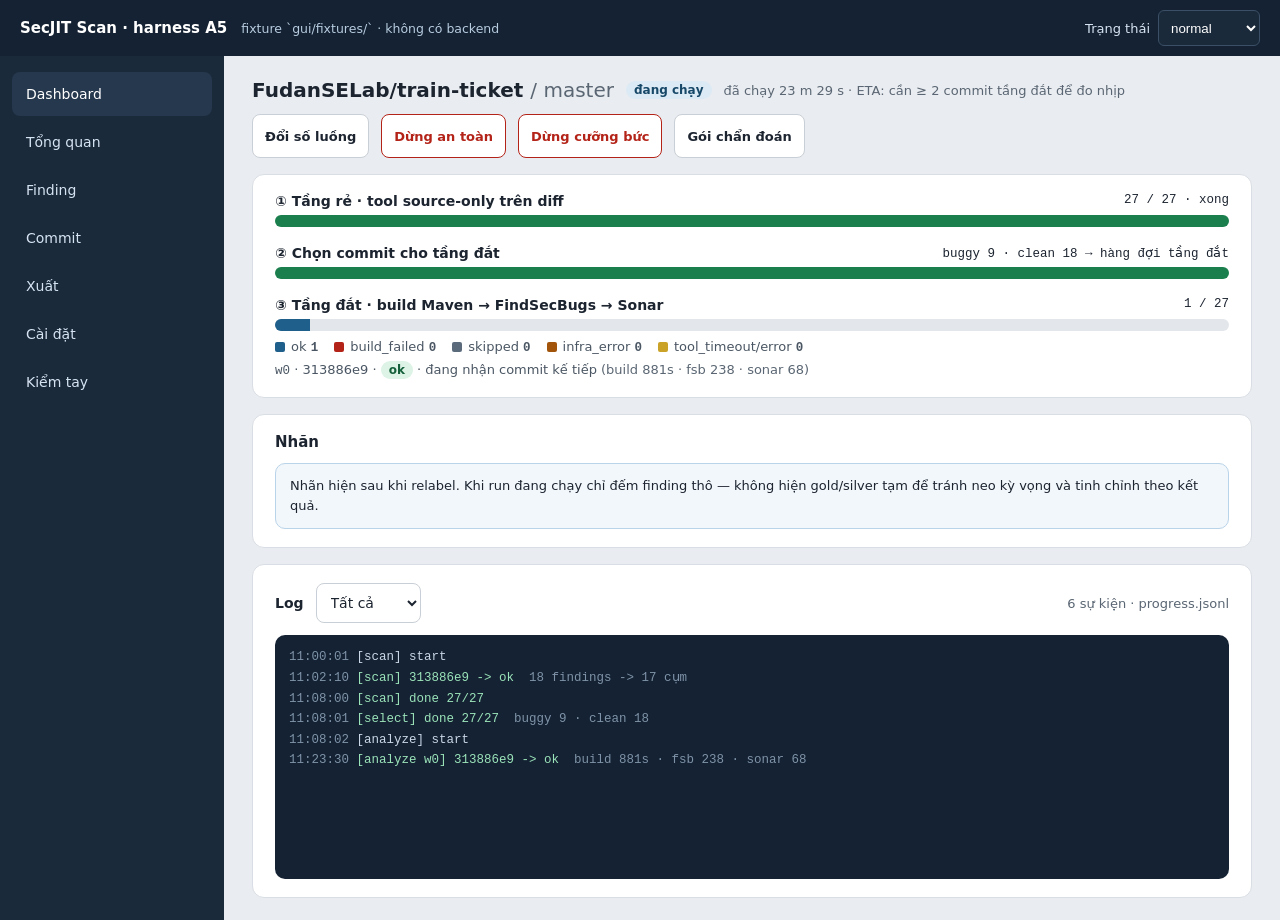
<file: gui/web/screens/_harness.html>
<!doctype html>
<html lang="vi">
<head>
<meta charset="utf-8">
<meta name="viewport" content="width=device-width, initial-scale=1">
<title>Harness A5 — màn 6–10</title>
<link rel="stylesheet" href="./screens.css">
<style>
  /* Khung tối thiểu của harness (A4 có khung thật trong app.css). Không font mạng. */
  html, body { margin: 0; background: #E9ECF0; font-family: 'IBM Plex Sans', system-ui, -apple-system, 'Segoe UI', sans-serif; color: #1C2430; font-size: 14px; }
  #top { height: 56px; display: flex; align-items: center; gap: 14px; padding: 0 20px; background: #142233; color: #fff; }
  #top strong { font-size: 15px; }
  #top .hint { color: #B8CCE0; font-size: 12.5px; }
  #top label { margin-left: auto; display: inline-flex; align-items: center; gap: 8px; font-size: 13px; color: #D6E4F2; }
  #top select { min-height: 36px; border-radius: 6px; border: 1px solid #3B4F66; background: #1B2A3B; color: #fff; padding: 0 8px; font: 13px inherit; }
  #frame { display: flex; min-height: calc(100vh - 56px); }
  #nav { width: 200px; background: #1B2A3B; padding: 16px 12px; display: flex; flex-direction: column; gap: 4px; flex-shrink: 0; }
  #nav a { display: flex; align-items: center; min-height: 44px; padding: 0 14px; border-radius: 8px; color: #D6E4F2; text-decoration: none; font-weight: 500; }
  #nav a.on { background: #26384D; color: #fff; }
  #nav a:focus-visible { outline: 3px solid #7FC4FF; }
  main { flex: 1; min-width: 0; padding: 22px 28px; }
</style>
</head>
<body>
  <header id="top">
    <strong>SecJIT Scan · harness A5</strong>
    <span class="hint">fixture `gui/fixtures/` · không có backend</span>
    <label>Trạng thái <select id="state-pick" aria-label="Trạng thái mô phỏng"></select></label>
  </header>
  <div id="frame">
    <nav id="nav" aria-label="Màn"></nav>
    <main><div id="screen" class="s-screen"></div></main>
  </div>
  <script type="module" src="./_harness.js"></script>
</body>
</html>
</file>
<file: gui/web/screens/screens.css>
/* screens.css — CSS riêng của màn 6–10 (A5). A4 import vào index.html. Mọi lớp có tiền tố `s-`.
   Token màu theo CONTRACTS §10 (tiền tố --s- để không đụng app.css). Không font mạng. */
:root {
  --s-bg: #E9ECF0; --s-header: #142233; --s-nav: #1B2A3B; --s-accent: #1F5F8B; --s-accent-dark: #174868;
  --s-ok: #1B7F4D; --s-ok-text: #14603A; --s-ok-bg: #DDF3E6;
  --s-fix: #A1540A; --s-fix-bg: #FBE9DB;
  --s-bad: #B42318; --s-bad-text: #7A1A12; --s-bad-bg: #FBE0DD;
  --s-warn: #7A5B00; --s-warn-bg: #FFF3C4;
  --s-gold-bg: #FBE7B2; --s-gold-fg: #6B4E00; --s-silver-bg: #E3E7EC; --s-silver-fg: #3B4654;
  --s-ink: #1C2430; --s-ink-2: #4A5663; --s-ink-3: #5A6673; --s-line: #D9DEE4; --s-line-2: #EEF1F4;
  --s-skipped: #5B6B7C; --s-card: #fff;
  --s-sans: 'IBM Plex Sans', system-ui, -apple-system, 'Segoe UI', sans-serif;
  --s-mono: 'IBM Plex Mono', Consolas, 'Courier New', monospace;
}

.s-screen { display: flex; flex-direction: column; gap: 16px; min-width: 0; font-family: var(--s-sans); color: var(--s-ink); font-size: 14px; }
.s-mono { font-family: var(--s-mono); font-size: 12.5px; }
.s-muted { color: var(--s-ink-3); }
.s-small { font-size: 13px; }
.s-row { display: flex; gap: 12px; align-items: center; flex-wrap: wrap; }
.s-row > .s-spacer { flex: 1; }
.s-grid-2 { display: grid; grid-template-columns: repeat(auto-fit, minmax(300px, 1fr)); gap: 16px; }
.s-head h1 { margin: 0; font-size: 20px; }
.s-head h1 .s-branch { color: var(--s-ink-3); font-weight: 400; }
.s-sub { color: var(--s-ink-3); font-size: 13px; }
.s-stack { display: flex; flex-direction: column; gap: 10px; }
.s-list { margin: 0; padding-left: 20px; display: flex; flex-direction: column; gap: 6px; }
.s-kv { display: flex; justify-content: space-between; gap: 12px; padding: 4px 0; border-bottom: 1px solid var(--s-line-2); flex-wrap: wrap; min-width: 0; }
.s-kv .s-tag, .s-kv .badge, .s-kv .sh-badge { white-space: normal; }   /* DASH-3: không tràn mép */
.s-kv-k { flex: 1 1 200px; min-width: 0; overflow-wrap: anywhere; }
.s-kv-k { color: var(--s-ink-2); }
.s-kv-v { text-align: right; }
.s-note { background: #F2F7FB; border: 1px solid #B9D3E8; border-radius: 10px; padding: 12px 14px; font-size: 13px; line-height: 1.55; color: var(--s-ink); }
.s-note.warn { background: var(--s-warn-bg); border-color: #E2C96A; }
.s-note.ok { background: var(--s-ok-bg); border-color: #9BD5B4; }

/* tag / pill */
.s-tag { display: inline-block; font-size: 12px; font-weight: 600; padding: 2px 8px; border-radius: 999px; background: var(--s-line-2); color: var(--s-ink-2); white-space: nowrap; }
.s-tag.st-ok { background: var(--s-ok-bg); color: var(--s-ok-text); }
.s-tag.st-bad { background: var(--s-bad-bg); color: var(--s-bad-text); }
.s-tag.st-warn { background: var(--s-warn-bg); color: var(--s-warn); }
.s-tag.st-infra { background: var(--s-fix-bg); color: #7A3F06; }
.s-tag.st-skipped { background: var(--s-line-2); color: var(--s-skipped); }
.s-tag.st-accent { background: #DCEAF5; color: var(--s-accent-dark); }
.s-tag.st-muted { background: var(--s-line-2); color: var(--s-ink-2); }
.s-tag.gold { background: var(--s-gold-bg); color: var(--s-gold-fg); }
.s-tag.silver { background: var(--s-silver-bg); color: var(--s-silver-fg); }

/* banner */
.s-banner { display: flex; gap: 14px; align-items: center; justify-content: space-between; flex-wrap: wrap; padding: 12px 16px; border-radius: 10px; border: 1px solid; font-size: 13.5px; line-height: 1.5; }
.s-banner-text { display: flex; flex-direction: column; gap: 2px; min-width: 0; }
.s-banner-actions { display: flex; gap: 8px; flex-wrap: wrap; }
.s-banner.ok { background: var(--s-ok-bg); border-color: #9BD5B4; color: var(--s-ok-text); }
.s-banner.warn { background: var(--s-warn-bg); border-color: #E2C96A; color: var(--s-warn); }
.s-banner.bad { background: var(--s-bad-bg); border-color: #E7A49C; color: var(--s-bad-text); }
.s-banner.info { background: #F2F7FB; border-color: #B9D3E8; color: var(--s-ink); }
.s-banner code { font-family: var(--s-mono); font-size: 12px; }

/* thanh tiến độ / phân đoạn */
.s-bar { height: 12px; border-radius: 999px; background: var(--s-silver-bg); overflow: hidden; display: flex; gap: 2px; }
.s-bar span { display: block; height: 100%; }
.s-segbar { border-radius: 999px; background: var(--s-silver-bg); overflow: hidden; display: flex; gap: 2px; }
.s-segbar span { display: block; height: 100%; }
.s-segbar-wrap { display: flex; flex-direction: column; gap: 8px; }
.s-legend { display: flex; gap: 16px; flex-wrap: wrap; font-size: 13px; color: var(--s-ink-2); }
.s-legend i { display: inline-block; width: 10px; height: 10px; border-radius: 2px; margin-right: 6px; vertical-align: -1px; }
.seg-accent { background: var(--s-accent); } .seg-accent2 { background: #3A7FB5; } .seg-accent3 { background: #6FA6D3; }
.seg-ok { background: var(--s-ok); } .seg-bad { background: var(--s-bad); } .seg-warn { background: #C9A227; }
.seg-infra { background: var(--s-fix); } .seg-skipped { background: var(--s-skipped); } .seg-muted { background: #B5BFC9; }
.seg-gold { background: #E0B33D; } .seg-silver { background: #8A98A8; } .seg-candidate { background: #B5BFC9; }

.s-phase { display: flex; flex-direction: column; gap: 6px; }
.s-phase-head { display: flex; justify-content: space-between; gap: 12px; flex-wrap: wrap; }
.s-workers { display: flex; gap: 20px; flex-wrap: wrap; color: var(--s-ink-2); font-size: 13px; }

/* phễu */
.s-funnel { display: flex; flex-direction: column; gap: 8px; }
.s-funnel-row { display: grid; grid-template-columns: 220px 1fr 90px; gap: 12px; align-items: center; font-size: 13.5px; }
.s-funnel-row .s-bar { height: 14px; }
.s-funnel-row.sub { padding-left: 18px; }
.s-funnel-row.sub .lbl { color: var(--s-ink-2); }
.s-funnel-row .val { text-align: right; }

/* log */
.s-log { background: var(--s-header); color: #C9D7E6; border-radius: 10px; padding: 12px 14px; font-family: var(--s-mono); font-size: 12.5px; line-height: 1.65; height: 220px; overflow: auto; white-space: pre-wrap; word-break: break-word; }
.s-log .err { color: #FFB4AB; }
.s-log .warn { color: #F5D77A; }
.s-log .ok { color: #9BE3B9; }
.s-log .dim { color: #7F93A8; }

/* tabs */
.s-tabs { display: flex; gap: 4px; border-bottom: 1px solid var(--s-line); flex-wrap: wrap; }
.s-tab { display: inline-flex; align-items: center; gap: 6px; min-height: 44px; padding: 0 16px; color: var(--s-ink-2); border: 0; border-bottom: 2px solid transparent; background: none; font: 600 14px var(--s-sans); cursor: pointer; }
.s-tab.on { color: var(--s-accent); border-color: var(--s-accent); }
.s-tab:focus-visible { outline: 3px solid var(--s-accent); outline-offset: -3px; }

/* form */
.s-field { display: flex; flex-direction: column; gap: 4px; min-width: 0; }
.s-field label { font-size: 13px; font-weight: 600; color: var(--s-ink-2); }
.s-field small { color: var(--s-ink-3); font-size: 12px; }
.s-select, .s-input, .s-textarea { min-height: 44px; border-radius: 8px; border: 1px solid #C9CFD6; padding: 0 10px; background: #fff; font: 14px var(--s-sans); color: var(--s-ink); }
.s-textarea { padding: 10px; min-height: 72px; resize: vertical; }
.s-select:focus-visible, .s-input:focus-visible, .s-textarea:focus-visible { outline: 3px solid var(--s-accent); outline-offset: 1px; }
.s-filters { display: flex; gap: 10px; flex-wrap: wrap; align-items: flex-end; }
.s-filters .s-field { flex: 1 1 140px; }
.s-filters .s-field.grow { flex: 3 1 220px; }
.s-check { display: inline-flex; align-items: center; gap: 8px; min-height: 44px; cursor: pointer; }
.s-check input { width: 20px; height: 20px; }
.s-radio-group { display: flex; gap: 16px; flex-wrap: wrap; }

/* dòng bấm được khi dùng table của app.js (adapter) */
tr.s-row-click { cursor: pointer; }
tr.s-row-click:hover td { background: #F7F9FB; }
tr.s-row-sel td { background: #E8F1F8; }
tr.s-row-click:focus-visible { outline: 3px solid var(--s-accent); outline-offset: -3px; }

/* findings + panel */
.s-split { display: flex; gap: 16px; flex-wrap: wrap; align-items: flex-start; }
.s-split > .main { flex: 4 1 600px; min-width: 0; }
.s-split > .side { flex: 1 1 260px; min-width: 0; position: sticky; top: 8px; }
.s-split > .side .s-mono { word-break: break-all; white-space: normal; }
.s-split > .side .s-diff .ln, .s-split > .side .s-diff .ln span { white-space: pre; word-break: normal; }
.s-table-card { padding: 6px 4px; }
.s-table-card .sh-table td { padding: 7px 8px; font-size: 13px; }
.s-table-card .sh-table th { padding: 7px 8px; }
.s-table-card .s-ellipsis { max-width: 180px; font-size: 12px; }
.s-table-card .sh-badge, .s-table-card .badge { font-size: 11.5px; padding: 2px 7px; white-space: normal; }   /* FIND-1 */
.s-table-card td:last-child { min-width: 170px; }
.s-table-card .s-tools .s-tag { font-size: 11px; padding: 1px 6px; }
.s-diff { font-family: var(--s-mono); font-size: 12.5px; line-height: 1.6; background: #F6F8FA; border-radius: 8px; padding: 8px 0; overflow-x: auto; }
.s-diff .ln { display: flex; gap: 10px; padding: 0 12px; white-space: pre; }
.s-diff .ln .n { color: var(--s-ink-3); min-width: 36px; text-align: right; user-select: none; }
.s-diff .ln .k { min-width: 10px; color: var(--s-ink-3); user-select: none; }
.s-diff .ln.add { background: var(--s-ok-bg); }
.s-diff .ln.del { background: var(--s-bad-bg); text-decoration: line-through; color: var(--s-ink-2); }
.s-diff .ln.flag { background: var(--s-gold-bg); font-weight: 600; }
.s-diff .ln.flag .k { color: var(--s-gold-fg); }
.s-toolmsg { display: flex; flex-direction: column; gap: 4px; padding: 8px 0; border-bottom: 1px solid var(--s-line-2); font-size: 13px; }
.s-toolmsg .hd { display: flex; gap: 8px; align-items: center; flex-wrap: wrap; }
.s-provenance { font-size: 12.5px; color: var(--s-ink-2); line-height: 1.6; border-top: 1px solid var(--s-line-2); padding-top: 10px; }
.s-tools { display: inline-flex; gap: 4px; flex-wrap: wrap; }
.s-tools .s-tag { font-weight: 500; }
.s-ellipsis { overflow: hidden; text-overflow: ellipsis; white-space: nowrap; max-width: 220px; display: inline-block; vertical-align: bottom; }

/* bảng commit: ô lỗi build wrap trong 150–220px, cột lỗi tool gọn */
.s-cell-wrap { display: inline-block; min-width: 150px; max-width: 220px; white-space: normal; word-break: break-word; font-size: 12px; }
.s-commits .sh-table td, .s-commits .tbl td { vertical-align: top; }
.s-commits .s-kamei summary { min-height: 32px; }

/* kamei gập */
.s-kamei summary { cursor: pointer; color: var(--s-accent); font-weight: 600; font-size: 12.5px; min-height: 44px; display: flex; align-items: center; white-space: nowrap; }
.s-kamei .s-mono { color: var(--s-ink-2); }

/* review */
.s-review-code { font-family: var(--s-mono); font-size: 13px; line-height: 1.65; background: #F6F8FA; border-radius: 8px; padding: 10px 0; overflow-x: auto; }
.s-review-code .ln { display: flex; gap: 12px; padding: 0 14px; white-space: pre; }
.s-review-code .ln .n { color: var(--s-ink-3); min-width: 36px; text-align: right; user-select: none; }
.s-review-code .ln.flag { background: var(--s-gold-bg); font-weight: 600; }
.s-verdicts { display: flex; gap: 10px; flex-wrap: wrap; }
.s-kbd { display: inline-block; font-family: var(--s-mono); font-size: 11px; border: 1px solid #C9CFD6; border-bottom-width: 2px; border-radius: 4px; padding: 0 5px; background: #F6F8FA; color: var(--s-ink-2); }
.s-blind { background: #F2F7FB; border: 1px dashed #B9D3E8; border-radius: 8px; padding: 8px 12px; font-size: 12.5px; color: var(--s-ink-2); }
.s-steps { display: flex; gap: 8px; flex-wrap: wrap; align-items: center; font-size: 13px; color: var(--s-ink-3); }
.s-steps .step { display: inline-flex; align-items: center; gap: 6px; padding: 4px 10px; border-radius: 999px; background: var(--s-line-2); }
.s-steps .step.on { background: var(--s-accent); color: #fff; font-weight: 600; }
.s-steps .step.done { background: var(--s-ok-bg); color: var(--s-ok-text); }
.s-big { font-size: 28px; font-weight: 700; }

/* settings storage */
.s-storage-safety.safe { color: var(--s-ok-text); }
.s-storage-safety.slow, .s-storage-safety.rebuild { color: var(--s-warn); }
.s-storage-safety.forbidden { color: var(--s-bad-text); }
tr.s-forbidden td { background: #FFF5F4; }
.s-preview { border-color: #B9D3E8; background: #F2F7FB; }

@media (max-width: 720px) {
  .s-funnel-row { grid-template-columns: 1fr; gap: 4px; }
  .s-funnel-row .val { text-align: left; }
  .s-split > .side { position: static; }
}
</file>
